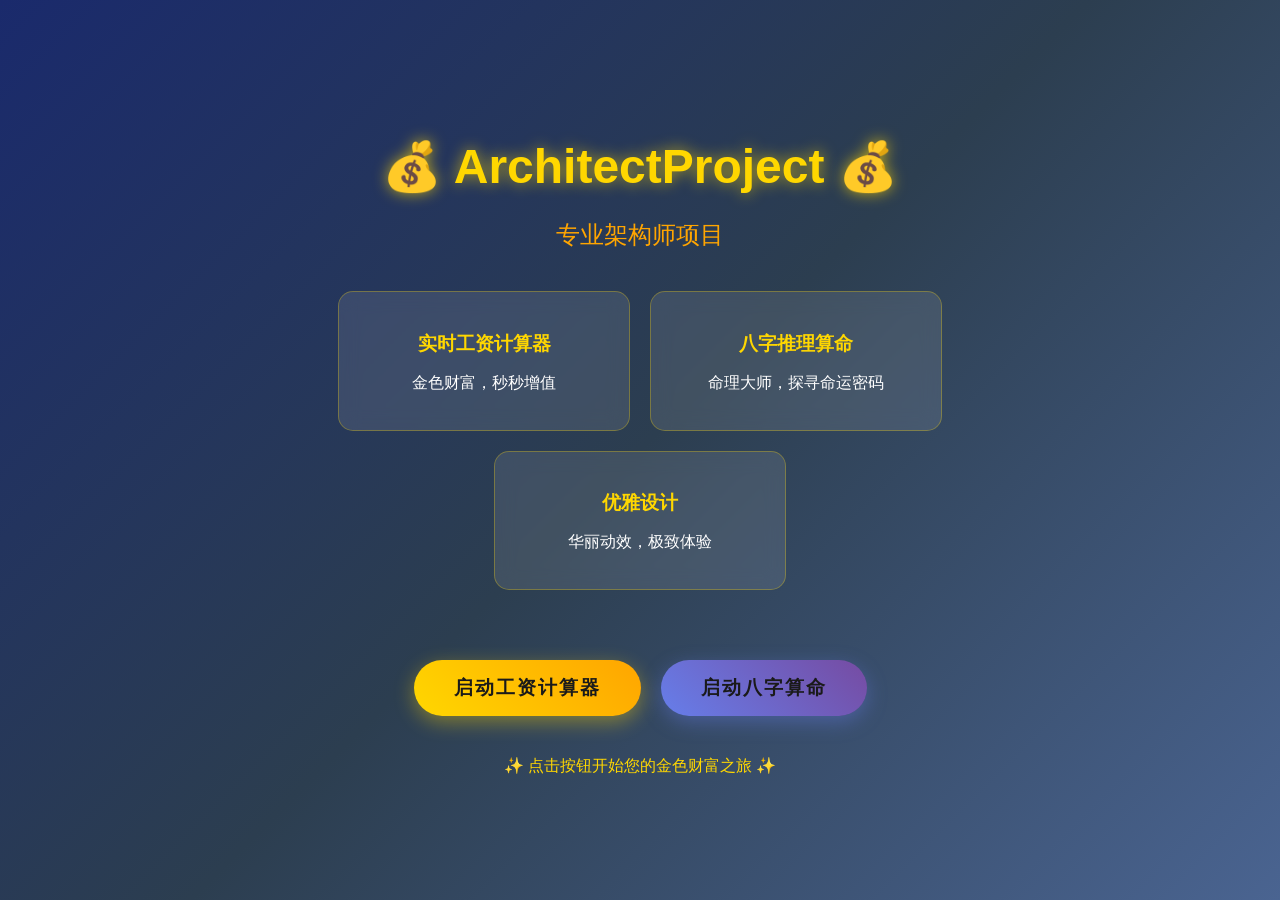
<file: src/main/resources/static/index.html>
<!DOCTYPE html>
<html lang="zh-CN">
<head>
    <meta charset="UTF-8">
    <meta name="viewport" content="width=device-width, initial-scale=1.0">
    <title>ArchitectProject - 主页</title>
    <style>
        body {
            font-family: 'Segoe UI', Tahoma, Geneva, Verdana, sans-serif;
            background: linear-gradient(135deg, #1a2a6c, #2c3e50, #4a6491);
            margin: 0;
            padding: 0;
            min-height: 100vh;
            display: flex;
            flex-direction: column;
            align-items: center;
            justify-content: center;
            color: white;
            text-align: center;
        }
        
        .container {
            max-width: 800px;
            padding: 20px;
        }
        
        h1 {
            font-size: 3rem;
            margin-bottom: 20px;
            color: #FFD700;
            text-shadow: 0 0 15px rgba(255, 215, 0, 0.7);
        }
        
        .subtitle {
            font-size: 1.5rem;
            margin-bottom: 40px;
            color: #FFA500;
        }
        
        .features {
            display: flex;
            flex-wrap: wrap;
            justify-content: center;
            gap: 20px;
            margin: 40px 0;
        }
        
        .feature {
            background: rgba(255, 255, 255, 0.1);
            backdrop-filter: blur(10px);
            border-radius: 15px;
            padding: 20px;
            width: 250px;
            border: 1px solid rgba(255, 215, 0, 0.3);
        }
        
        .feature h3 {
            color: #FFD700;
            margin-bottom: 10px;
        }
        
        .btn {
            background: linear-gradient(45deg, #FFD700, #FFA500);
            color: #1a1a1a;
            border: none;
            padding: 15px 40px;
            font-size: 1.2rem;
            font-weight: bold;
            border-radius: 50px;
            cursor: pointer;
            margin-top: 30px;
            transition: all 0.3s ease;
            text-transform: uppercase;
            letter-spacing: 2px;
            box-shadow: 0 6px 20px rgba(255, 215, 0, 0.4);
        }
        
        .btn:hover {
            transform: translateY(-3px);
            box-shadow: 0 10px 30px rgba(255, 215, 0, 0.6);
        }

        .btn-secondary {
            background: linear-gradient(45deg, #667eea, #764ba2);
            box-shadow: 0 6px 20px rgba(102, 126, 234, 0.4);
        }

        .btn-secondary:hover {
            box-shadow: 0 10px 30px rgba(102, 126, 234, 0.6);
        }

        .button-group {
            display: flex;
            gap: 20px;
            justify-content: center;
            flex-wrap: wrap;
        }

        .footer {
            margin-top: 40px;
            font-size: 1rem;
            color: #FFD700;
        }
        
        @media (max-width: 768px) {
            h1 { font-size: 2rem; }
            .subtitle { font-size: 1.2rem; }
        }
    </style>
</head>
<body>
    <div class="container">
        <h1>💰 ArchitectProject 💰</h1>
        <p class="subtitle">专业架构师项目</p>
        
        <div class="features">
            <div class="feature">
                <h3>实时工资计算器</h3>
                <p>金色财富，秒秒增值</p>
            </div>
            <div class="feature">
                <h3>八字推理算命</h3>
                <p>命理大师，探寻命运密码</p>
            </div>
            <div class="feature">
                <h3>优雅设计</h3>
                <p>华丽动效，极致体验</p>
            </div>
        </div>
        
        <div class="button-group">
            <button onclick="window.location.href='/salary-calculator/index.html'" class="btn">启动工资计算器</button>
            <button onclick="window.location.href='/fortune-app/index.html'" class="btn btn-secondary">启动八字算命</button>
        </div>
        
        <p class="footer">✨ 点击按钮开始您的金色财富之旅 ✨</p>
    </div>
</body>
</html>
</file>
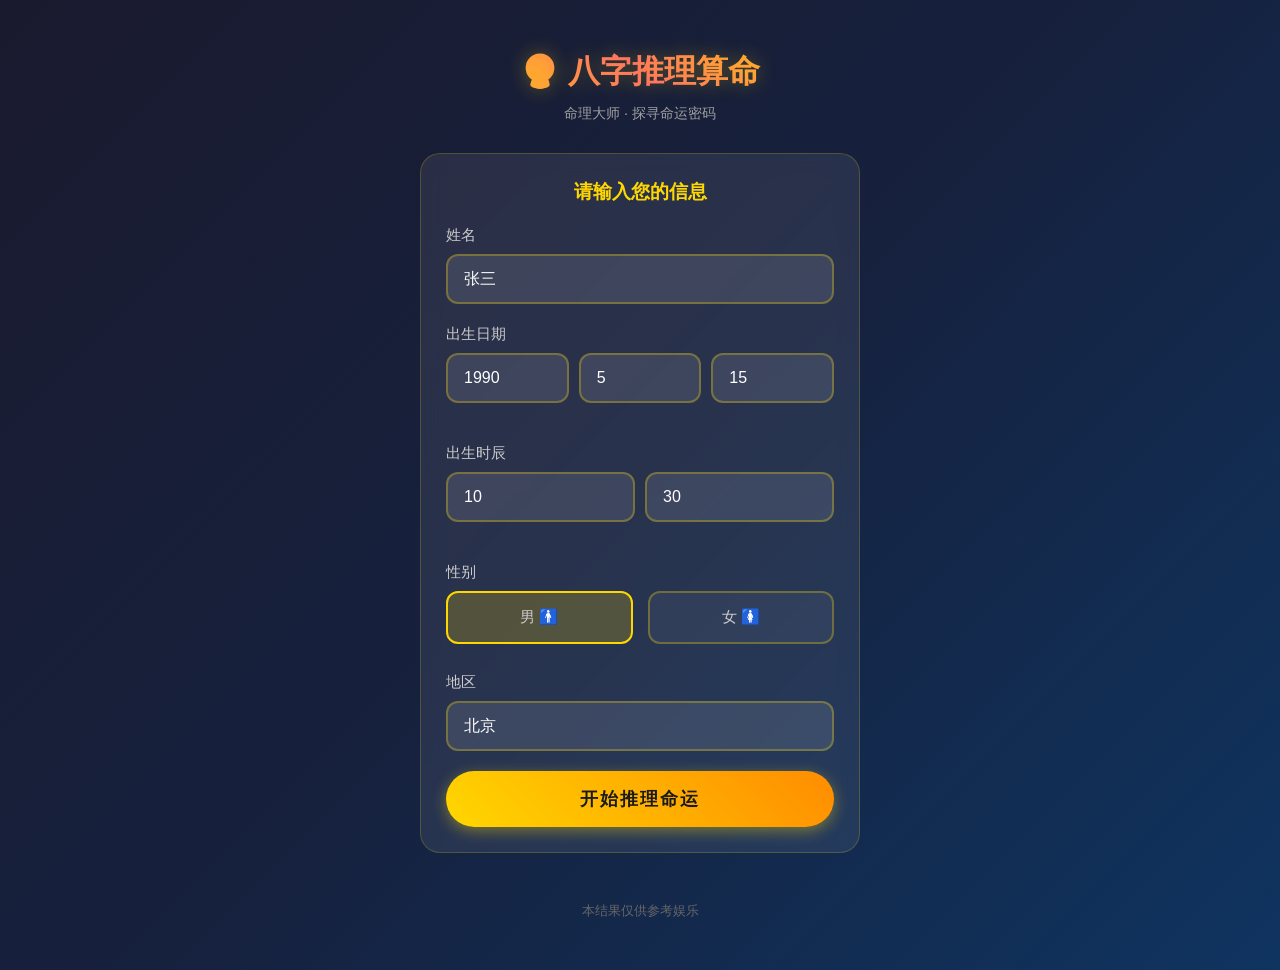
<file: src/main/resources/static/fortune-app/index.html>
<!DOCTYPE html>
<html lang="zh-CN">
<head>
    <meta charset="UTF-8">
    <meta name="viewport" content="width=device-width, initial-scale=1.0, maximum-scale=1.0, user-scalable=no">
    <title>八字推理算命 - 命理大师</title>
    <style>
        * {
            margin: 0;
            padding: 0;
            box-sizing: border-box;
        }

        body {
            font-family: -apple-system, BlinkMacSystemFont, 'Segoe UI', Roboto, 'Helvetica Neue', Arial, sans-serif;
            background: linear-gradient(135deg, #1a1a2e 0%, #16213e 50%, #0f3460 100%);
            min-height: 100vh;
            color: #fff;
        }

        .container {
            max-width: 480px;
            margin: 0 auto;
            padding: 20px;
        }

        header {
            text-align: center;
            padding: 30px 0;
        }

        header h1 {
            font-size: 2rem;
            background: linear-gradient(45deg, #ffd700, #ff6b6b, #ffd700);
            -webkit-background-clip: text;
            background-clip: text;
            color: transparent;
            text-shadow: 0 0 20px rgba(255, 215, 0, 0.3);
            margin-bottom: 10px;
        }

        header .subtitle {
            color: #a0a0a0;
            font-size: 0.9rem;
        }

        .input-section {
            background: rgba(255, 255, 255, 0.08);
            backdrop-filter: blur(10px);
            border-radius: 20px;
            padding: 25px;
            margin-bottom: 20px;
            border: 1px solid rgba(255, 215, 0, 0.2);
        }

        .input-section h2 {
            font-size: 1.2rem;
            color: #ffd700;
            margin-bottom: 20px;
            text-align: center;
        }

        .form-group {
            margin-bottom: 20px;
        }

        .form-group label {
            display: block;
            margin-bottom: 8px;
            color: #ccc;
            font-size: 0.95rem;
        }

        .form-group input {
            width: 100%;
            padding: 14px 16px;
            border: 2px solid rgba(255, 215, 0, 0.3);
            border-radius: 12px;
            background: rgba(255, 255, 255, 0.1);
            color: #fff;
            font-size: 1rem;
            transition: all 0.3s ease;
        }

        .form-group input:focus {
            outline: none;
            border-color: #ffd700;
            box-shadow: 0 0 15px rgba(255, 215, 0, 0.3);
        }

        .form-row {
            display: flex;
            gap: 10px;
        }

        .form-row .form-group {
            flex: 1;
        }

        .gender-group {
            display: flex;
            gap: 15px;
        }

        .gender-option {
            flex: 1;
            padding: 14px;
            border: 2px solid rgba(255, 215, 0, 0.3);
            border-radius: 12px;
            background: rgba(255, 255, 255, 0.05);
            text-align: center;
            cursor: pointer;
            transition: all 0.3s ease;
        }

        .gender-option.selected {
            border-color: #ffd700;
            background: rgba(255, 215, 0, 0.2);
        }

        .gender-option input {
            display: none;
        }

        .btn-calculate {
            width: 100%;
            padding: 16px;
            background: linear-gradient(45deg, #ffd700, #ff8c00);
            color: #1a1a1a;
            border: none;
            border-radius: 50px;
            font-size: 1.1rem;
            font-weight: bold;
            cursor: pointer;
            transition: all 0.3s ease;
            text-transform: uppercase;
            letter-spacing: 2px;
            box-shadow: 0 4px 15px rgba(255, 215, 0, 0.4);
        }

        .btn-calculate:hover {
            transform: translateY(-2px);
            box-shadow: 0 6px 20px rgba(255, 215, 0, 0.6);
        }

        .btn-calculate:active {
            transform: translateY(0);
        }

        .btn-calculate:disabled {
            opacity: 0.6;
            cursor: not-allowed;
        }

        .result-section {
            display: none;
            background: rgba(255, 255, 255, 0.08);
            backdrop-filter: blur(10px);
            border-radius: 20px;
            padding: 25px;
            border: 1px solid rgba(255, 215, 0, 0.2);
        }

        .result-section.show {
            display: block;
            animation: fadeIn 0.5s ease;
        }

        @keyframes fadeIn {
            from { opacity: 0; transform: translateY(20px); }
            to { opacity: 1; transform: translateY(0); }
        }

        .result-header {
            text-align: center;
            margin-bottom: 25px;
        }

        .result-header h2 {
            color: #ffd700;
            font-size: 1.3rem;
            margin-bottom: 10px;
        }

        .basic-info {
            display: grid;
            grid-template-columns: repeat(2, 1fr);
            gap: 10px;
            margin-bottom: 20px;
            padding: 15px;
            background: rgba(255, 215, 0, 0.1);
            border-radius: 12px;
        }

        .basic-info-item {
            text-align: center;
        }

        .basic-info-item .label {
            font-size: 0.8rem;
            color: #a0a0a0;
        }

        .basic-info-item .value {
            font-size: 1rem;
            color: #ffd700;
            font-weight: bold;
        }

        .bazi-grid {
            display: grid;
            grid-template-columns: repeat(4, 1fr);
            gap: 8px;
            margin-bottom: 20px;
        }

        .bazi-pillar {
            background: rgba(255, 255, 255, 0.05);
            border-radius: 10px;
            padding: 12px 8px;
            text-align: center;
            border: 1px solid rgba(255, 215, 0, 0.2);
        }

        .bazi-pillar .title {
            font-size: 0.75rem;
            color: #888;
            margin-bottom: 5px;
        }

        .bazi-pillar .gan {
            font-size: 1.1rem;
            color: #ffd700;
            font-weight: bold;
            margin-bottom: 3px;
        }

        .bazi-pillar .zhi {
            font-size: 1.1rem;
            color: #ff6b6b;
            font-weight: bold;
        }

        .detail-section {
            margin-bottom: 20px;
        }

        .detail-section h3 {
            color: #ffd700;
            font-size: 1rem;
            margin-bottom: 12px;
            padding-bottom: 8px;
            border-bottom: 1px solid rgba(255, 215, 0, 0.2);
        }

        .detail-row {
            display: flex;
            justify-content: space-between;
            padding: 8px 0;
            border-bottom: 1px solid rgba(255, 255, 255, 0.05);
        }

        .detail-row:last-child {
            border-bottom: none;
        }

        .detail-row .label {
            color: #a0a0a0;
            font-size: 0.9rem;
        }

        .detail-row .value {
            color: #fff;
            font-size: 0.9rem;
            text-align: right;
        }

        .wuxing-display {
            display: flex;
            justify-content: space-around;
            margin-bottom: 20px;
        }

        .wuxing-item {
            text-align: center;
        }

        .wuxing-item .icon {
            font-size: 1.5rem;
            margin-bottom: 5px;
        }

        .wuxing-item .name {
            font-size: 0.8rem;
            color: #888;
        }

        .wuxing-item .value {
            font-size: 1rem;
            color: #ffd700;
            font-weight: bold;
        }

        .loading {
            display: none;
            text-align: center;
            padding: 30px;
        }

        .loading.show {
            display: block;
        }

        .loading .spinner {
            width: 40px;
            height: 40px;
            border: 3px solid rgba(255, 215, 0, 0.3);
            border-top-color: #ffd700;
            border-radius: 50%;
            animation: spin 1s linear infinite;
            margin: 0 auto 15px;
        }

        @keyframes spin {
            to { transform: rotate(360deg); }
        }

        .error-msg {
            display: none;
            background: rgba(255, 100, 100, 0.2);
            border: 1px solid rgba(255, 100, 100, 0.5);
            border-radius: 12px;
            padding: 15px;
            text-align: center;
            color: #ff6b6b;
            margin-bottom: 20px;
        }

        .error-msg.show {
            display: block;
        }

        footer {
            text-align: center;
            padding: 30px 0;
            color: #666;
            font-size: 0.8rem;
        }

        .back-btn {
            display: inline-block;
            padding: 12px 30px;
            background: rgba(255, 215, 0, 0.1);
            border: 1px solid rgba(255, 215, 0, 0.5);
            border-radius: 50px;
            color: #ffd700;
            text-decoration: none;
            margin-top: 20px;
            cursor: pointer;
        }
    </style>
</head>
<body>
    <div class="container">
        <header>
            <h1>🔮 八字推理算命</h1>
            <p class="subtitle">命理大师 · 探寻命运密码</p>
        </header>

        <div class="input-section">
            <h2>请输入您的信息</h2>

            <div class="form-group">
                <label>姓名</label>
                <input type="text" id="name" placeholder="请输入您的姓名" value="张三">
            </div>

            <div class="form-group">
                <label>出生日期</label>
                <div class="form-row">
                    <div class="form-group">
                        <input type="number" id="year" placeholder="年" min="1900" max="2099" value="1990">
                    </div>
                    <div class="form-group">
                        <input type="number" id="month" placeholder="月" min="1" max="12" value="5">
                    </div>
                    <div class="form-group">
                        <input type="number" id="day" placeholder="日" min="1" max="31" value="15">
                    </div>
                </div>
            </div>

            <div class="form-group">
                <label>出生时辰</label>
                <div class="form-row">
                    <div class="form-group">
                        <input type="number" id="hour" placeholder="时" min="0" max="23" value="10">
                    </div>
                    <div class="form-group">
                        <input type="number" id="minute" placeholder="分" min="0" max="59" value="30">
                    </div>
                </div>
            </div>

            <div class="form-group">
                <label>性别</label>
                <div class="gender-group">
                    <label class="gender-option selected">
                        <input type="radio" name="gender" value="1" checked>
                        <span>男 🚹</span>
                    </label>
                    <label class="gender-option">
                        <input type="radio" name="gender" value="0">
                        <span>女 🚺</span>
                    </label>
                </div>
            </div>

            <div class="form-group">
                <label>地区</label>
                <input type="text" id="region" placeholder="请输入您所在的地区" value="北京">
            </div>

            <button class="btn-calculate" id="calculateBtn">开始推理命运</button>
        </div>

        <div class="error-msg" id="errorMsg"></div>

        <div class="loading" id="loading">
            <div class="spinner"></div>
            <p>命理大师正在推算中...</p>
        </div>

        <div class="result-section" id="resultSection">
            <div class="result-header">
                <h2 id="resultName">张三 的命理报告</h2>
                <p class="subtitle" id="resultTime"></p>
            </div>

            <div class="basic-info" id="basicInfo"></div>

            <h3 style="color:#ffd700;margin-bottom:15px;text-align:center;">四柱排盘</h3>
            <div class="bazi-grid" id="baziGrid"></div>

            <div class="detail-section">
                <h3>五行分布</h3>
                <div class="wuxing-display" id="wuxingDisplay"></div>
                <div id="wuxingDetail"></div>
            </div>

            <div class="detail-section">
                <h3>十神配置</h3>
                <div id="shishenDetail"></div>
            </div>

            <div class="detail-section">
                <h3>命理参考</h3>
                <div id="mingliReference"></div>
            </div>

            <div class="detail-section">
                <h3>姓名五格分析</h3>
                <div id="nameAnalysis"></div>
            </div>

            <div style="text-align:center;">
                <a class="back-btn" onclick="window.history.back()">重新测算</a>
            </div>
        </div>

        <footer>
            <p>本结果仅供参考娱乐</p>
        </footer>
    </div>

    <script>
        document.querySelectorAll('.gender-option').forEach(option => {
            option.addEventListener('click', function() {
                document.querySelectorAll('.gender-option').forEach(opt => opt.classList.remove('selected'));
                this.classList.add('selected');
            });
        });

        document.getElementById('calculateBtn').addEventListener('click', calculateFortune);

        async function calculateFortune() {
            const name = document.getElementById('name').value.trim();
            const year = parseInt(document.getElementById('year').value);
            const month = parseInt(document.getElementById('month').value);
            const day = parseInt(document.getElementById('day').value);
            const hour = parseInt(document.getElementById('hour').value);
            const minute = parseInt(document.getElementById('minute').value);
            const gender = parseInt(document.querySelector('input[name="gender"]:checked').value);
            const region = document.getElementById('region').value.trim();

            if (!name) {
                showError('请输入姓名');
                return;
            }

            hideError();
            showLoading(true);
            document.getElementById('resultSection').classList.remove('show');

            try {
                const response = await fetch('/api/fortune/calculate', {
                    method: 'POST',
                    headers: {
                        'Content-Type': 'application/json'
                    },
                    body: JSON.stringify({
                        name: name,
                        year: year,
                        month: month,
                        day: day,
                        hour: hour,
                        minute: minute,
                        gender: gender,
                        region: region
                    })
                });

                const data = await response.json();

                if (data.success) {
                    displayResult(data);
                } else {
                    showError(data.message || '计算失败，请稍后重试');
                }
            } catch (error) {
                console.error('Error:', error);
                showError('网络错误，请检查服务器是否启动');
            } finally {
                showLoading(false);
            }
        }

        function displayResult(data) {
            document.getElementById('resultName').textContent = name + ' 的命理报告';
            document.getElementById('resultTime').textContent = '测算时间: ' + new Date().toLocaleString();

            const basicInfo = data['命主信息'];
            const basicHtml = `
                <div class="basic-info-item">
                    <div class="label">公历生日</div>
                    <div class="value">${basicInfo['公历生日'].split(' ')[0]}</div>
                </div>
                <div class="basic-info-item">
                    <div class="label">农历生日</div>
                    <div class="value">${basicInfo['农历生日'].split(' ')[0]}</div>
                </div>
                <div class="basic-info-item">
                    <div class="label">生肖</div>
                    <div class="value">${basicInfo['生肖']}</div>
                </div>
                <div class="basic-info-item">
                    <div class="label">星座</div>
                    <div class="value">${basicInfo['星座']}</div>
                </div>
            `;
            document.getElementById('basicInfo').innerHTML = basicHtml;

            const bazi = data['八字排盘'];
            const baziGridHtml = `
                <div class="bazi-pillar">
                    <div class="title">年柱</div>
                    <div class="gan">${bazi['年柱'].substring(0,1)}</div>
                    <div class="zhi">${bazi['年柱'].substring(1)}</div>
                </div>
                <div class="bazi-pillar">
                    <div class="title">月柱</div>
                    <div class="gan">${bazi['月柱'].substring(0,1)}</div>
                    <div class="zhi">${bazi['月柱'].substring(1)}</div>
                </div>
                <div class="bazi-pillar">
                    <div class="title">日柱</div>
                    <div class="gan">${bazi['日柱'].substring(0,1)}</div>
                    <div class="zhi">${bazi['日柱'].substring(1)}</div>
                </div>
                <div class="bazi-pillar">
                    <div class="title">时柱</div>
                    <div class="gan">${bazi['时柱'].substring(0,1)}</div>
                    <div class="zhi">${bazi['时柱'].substring(1)}</div>
                </div>
            `;
            document.getElementById('baziGrid').innerHTML = baziGridHtml;

            const wuxing = data['五行分布'];
            const wuxingDisplay = document.getElementById('wuxingDisplay');
            wuxingDisplay.innerHTML = `
                <div class="wuxing-item">
                    <div class="icon">🌲</div>
                    <div class="value">${wuxing['年柱五行']}</div>
                    <div class="name">年</div>
                </div>
                <div class="wuxing-item">
                    <div class="icon">🔥</div>
                    <div class="value">${wuxing['月柱五行']}</div>
                    <div class="name">月</div>
                </div>
                <div class="wuxing-item">
                    <div class="icon">☀️</div>
                    <div class="value">${wuxing['日柱五行']}</div>
                    <div class="name">日</div>
                </div>
                <div class="wuxing-item">
                    <div class="icon">💧</div>
                    <div class="value">${wuxing['时柱五行']}</div>
                    <div class="name">时</div>
                </div>
            `;

            const wuxingDetail = document.getElementById('wuxingDetail');
            wuxingDetail.innerHTML = `
                <div class="detail-row">
                    <span class="label">年柱纳音</span>
                    <span class="value">${data['完整四柱排盘'][0]['纳音']}</span>
                </div>
                <div class="detail-row">
                    <span class="label">月柱纳音</span>
                    <span class="value">${data['完整四柱排盘'][1]['纳音']}</span>
                </div>
                <div class="detail-row">
                    <span class="label">日柱纳音</span>
                    <span class="value">${data['完整四柱排盘'][2]['纳音']}</span>
                </div>
                <div class="detail-row">
                    <span class="label">时柱纳音</span>
                    <span class="value">${data['完整四柱排盘'][3]['纳音']}</span>
                </div>
            `;

            const shishen = data['八字十神'];
            const shishenDetail = document.getElementById('shishenDetail');
            shishenDetail.innerHTML = `
                <div class="detail-row">
                    <span class="label">年干十神</span>
                    <span class="value">${shishen['年干十神']}</span>
                </div>
                <div class="detail-row">
                    <span class="label">月干十神</span>
                    <span class="value">${shishen['月干十神']}</span>
                </div>
                <div class="detail-row">
                    <span class="label">日支十神</span>
                    <span class="value">${shishen['日支十神']}</span>
                </div>
                <div class="detail-row">
                    <span class="label">时干十神</span>
                    <span class="value">${shishen['时干十神']}</span>
                </div>
            `;

            const mingli = data['命理参考'];
            const mingliReference = document.getElementById('mingliReference');
            mingliReference.innerHTML = `
                <div class="detail-row">
                    <span class="label">日主</span>
                    <span class="value">${mingli['日主(命主五行)']}</span>
                </div>
                <div class="detail-row">
                    <span class="label">日柱纳音</span>
                    <span class="value">${mingli['日柱纳音']}</span>
                </div>
                <div class="detail-row">
                    <span class="label">当前流年</span>
                    <span class="value">${data['当前流年干支']}</span>
                </div>
            `;

            const nameData = data['姓名五格分析'];
            const nameAnalysis = document.getElementById('nameAnalysis');
            nameAnalysis.innerHTML = `
                <div class="detail-row">
                    <span class="label">天格(祖运)</span>
                    <span class="value">${nameData['天格(祖运)']}</span>
                </div>
                <div class="detail-row">
                    <span class="label">人格(主运)</span>
                    <span class="value">${nameData['人格(主运/性格核心)']}</span>
                </div>
                <div class="detail-row">
                    <span class="label">地格(前运)</span>
                    <span class="value">${nameData['地格(前运/配偶子女)']}</span>
                </div>
                <div class="detail-row">
                    <span class="label">外格(副运)</span>
                    <span class="value">${nameData['外格(副运/社交)']}</span>
                </div>
                <div class="detail-row">
                    <span class="label">总格(后运)</span>
                    <span class="value">${nameData['总格(后运/晚年)']}</span>
                </div>
                <div class="detail-row">
                    <span class="label">性格推断</span>
                    <span class="value">${nameData['核心人格吉凶推断']}</span>
                </div>
            `;

            document.getElementById('resultSection').classList.add('show');
        }

        function showLoading(show) {
            document.getElementById('loading').classList.toggle('show', show);
            document.getElementById('calculateBtn').disabled = show;
        }

        function showError(msg) {
            const errorEl = document.getElementById('errorMsg');
            errorEl.textContent = msg;
            errorEl.classList.add('show');
        }

        function hideError() {
            document.getElementById('errorMsg').classList.remove('show');
        }
    </script>
</body>
</html>
</file>
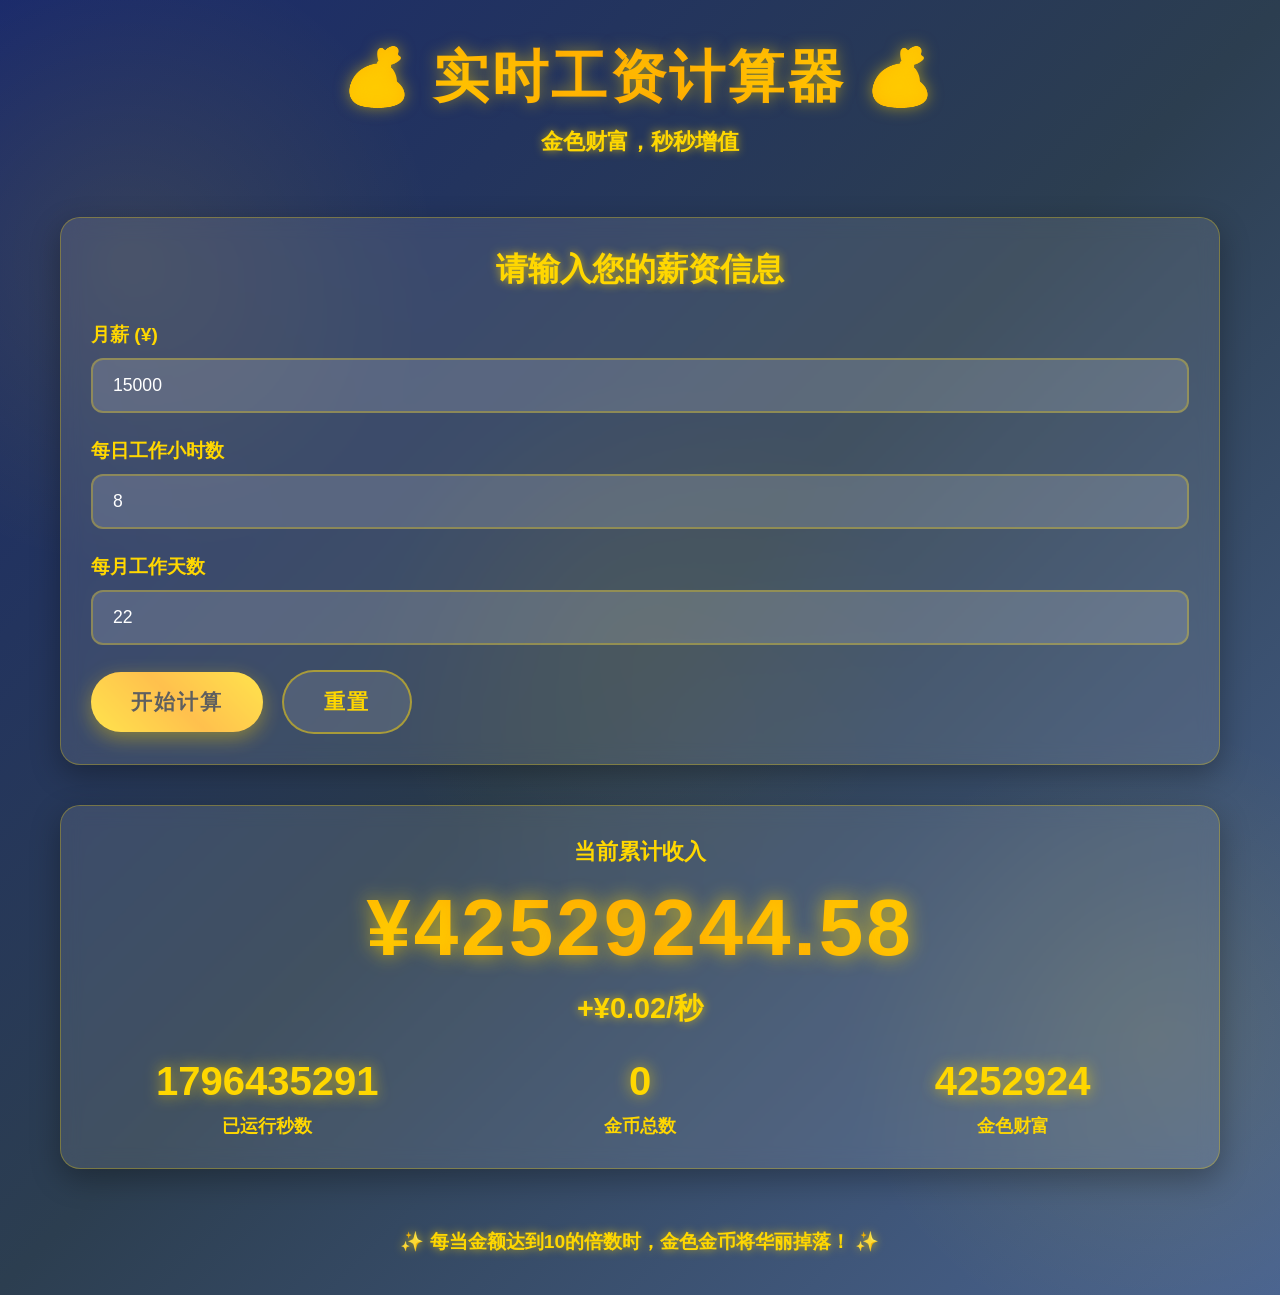
<file: src/main/resources/static/salary-calculator/index.html>
<!DOCTYPE html>
<html lang="zh-CN">
<head>
    <meta charset="UTF-8">
    <meta name="viewport" content="width=device-width, initial-scale=1.0">
    <title>实时工资计算器 - 金色财富</title>
    <link rel="stylesheet" href="style.css">
</head>
<body>
    <div class="container">
        <header>
            <h1>💰 实时工资计算器 💰</h1>
            <p class="subtitle">金色财富，秒秒增值</p>
        </header>
        
        <div class="input-section">
            <h2>请输入您的薪资信息</h2>
            
            <div class="form-group">
                <label for="monthlySalary">月薪 (¥)</label>
                <input type="number" id="monthlySalary" placeholder="例如：15000" value="15000">
            </div>
            
            <div class="form-group">
                <label for="workHours">每日工作小时数</label>
                <input type="number" id="workHours" placeholder="例如：8" value="8">
            </div>
            
            <div class="form-group">
                <label for="workDays">每月工作天数</label>
                <input type="number" id="workDays" placeholder="例如：22" value="22">
            </div>
            
            <button id="startBtn" class="golden-btn">开始计算</button>
            <button id="resetBtn" class="reset-btn">重置</button>
        </div>
        
        <div class="result-section">
            <div class="money-display">
                <div class="money-label">当前累计收入</div>
                <div class="money-value" id="moneyValue">¥0.00</div>
                <div class="money-per-second" id="perSecond">+¥0.00/秒</div>
            </div>
            
            <div class="stats">
                <div class="stat-item">
                    <div class="stat-value" id="totalSeconds">0</div>
                    <div class="stat-label">已运行秒数</div>
                </div>
                <div class="stat-item">
                    <div class="stat-value" id="coinCount">0</div>
                    <div class="stat-label">金币总数</div>
                </div>
                <div class="stat-item">
                    <div class="stat-value" id="goldEarned">0</div>
                    <div class="stat-label">金色财富</div>
                </div>
            </div>
        </div>
        
        <div class="coin-container" id="coinContainer"></div>
        
        <div class="footer">
            <p>✨ 每当金额达到10的倍数时，金色金币将华丽掉落！ ✨</p>
        </div>
    </div>
    
    <script src="script.js"></script>
</body>
</html>
</file>
<file: src/main/resources/static/salary-calculator/style.css>
/* Golden Theme CSS */
* {
    margin: 0;
    padding: 0;
    box-sizing: border-box;
}

body {
    font-family: 'Segoe UI', Tahoma, Geneva, Verdana, sans-serif;
    background: linear-gradient(135deg, #1a2a6c, #2c3e50, #4a6491);
    color: #fff;
    min-height: 100vh;
    overflow-x: hidden;
    position: relative;
}

/* Animated background elements */
body::before {
    content: '';
    position: absolute;
    top: 0;
    left: 0;
    width: 100%;
    height: 100%;
    background: 
        radial-gradient(circle at 10% 20%, rgba(255, 215, 0, 0.1) 0%, transparent 20%),
        radial-gradient(circle at 90% 80%, rgba(255, 215, 0, 0.1) 0%, transparent 20%),
        radial-gradient(circle at 50% 50%, rgba(255, 215, 0, 0.05) 0%, transparent 30%);
    z-index: -1;
}

.container {
    max-width: 1200px;
    margin: 0 auto;
    padding: 20px;
    position: relative;
}

header {
    text-align: center;
    margin-bottom: 40px;
    padding: 20px;
    animation: float 6s ease-in-out infinite;
}

header h1 {
    font-size: 3.5rem;
    margin-bottom: 10px;
    background: linear-gradient(45deg, #FFD700, #FFA500, #FFD700);
    -webkit-background-clip: text;
    background-clip: text;
    color: transparent;
    text-shadow: 0 0 15px rgba(255, 215, 0, 0.5);
    letter-spacing: 3px;
}

.subtitle {
    font-size: 1.4rem;
    color: #FFD700;
    font-weight: bold;
    text-shadow: 0 0 10px rgba(255, 215, 0, 0.7);
}

.input-section {
    background: rgba(255, 255, 255, 0.1);
    backdrop-filter: blur(10px);
    border-radius: 20px;
    padding: 30px;
    margin-bottom: 40px;
    border: 1px solid rgba(255, 215, 0, 0.3);
    box-shadow: 0 10px 30px rgba(0, 0, 0, 0.3);
    border-radius: 20px;
}

.input-section h2 {
    text-align: center;
    margin-bottom: 30px;
    color: #FFD700;
    font-size: 2rem;
    text-shadow: 0 0 10px rgba(255, 215, 0, 0.7);
}

.form-group {
    margin-bottom: 25px;
}

.form-group label {
    display: block;
    margin-bottom: 10px;
    font-size: 1.2rem;
    color: #FFD700;
    font-weight: bold;
}

.form-group input {
    width: 100%;
    padding: 15px 20px;
    border: none;
    border-radius: 12px;
    background: rgba(255, 255, 255, 0.15);
    color: white;
    font-size: 1.1rem;
    border: 2px solid rgba(255, 215, 0, 0.3);
    transition: all 0.3s ease;
}

.form-group input:focus {
    outline: none;
    border-color: #FFD700;
    background: rgba(255, 255, 255, 0.25);
    box-shadow: 0 0 15px rgba(255, 215, 0, 0.5);
}

.golden-btn {
    background: linear-gradient(45deg, #FFD700, #FFA500, #FFD700);
    color: #1a1a1a;
    border: none;
    padding: 16px 40px;
    font-size: 1.3rem;
    font-weight: bold;
    border-radius: 50px;
    cursor: pointer;
    margin-right: 15px;
    transition: all 0.4s ease;
    text-transform: uppercase;
    letter-spacing: 2px;
    box-shadow: 0 6px 20px rgba(255, 215, 0, 0.4);
    position: relative;
    overflow: hidden;
}

.golden-btn:hover {
    transform: translateY(-3px);
    box-shadow: 0 10px 30px rgba(255, 215, 0, 0.6);
}

.golden-btn:active {
    transform: translateY(1px);
}

.golden-btn::after {
    content: '';
    position: absolute;
    top: -50%;
    left: -50%;
    width: 200%;
    height: 200%;
    background: rgba(255, 255, 255, 0.3);
    transform: rotate(30deg);
    transition: all 0.6s ease;
}

.golden-btn:hover::after {
    transform: rotate(30deg) translate(20%, 20%);
}

.reset-btn {
    background: rgba(255, 255, 255, 0.1);
    color: #FFD700;
    border: 2px solid rgba(255, 215, 0, 0.5);
    padding: 16px 40px;
    font-size: 1.3rem;
    font-weight: bold;
    border-radius: 50px;
    cursor: pointer;
    transition: all 0.3s ease;
    text-transform: uppercase;
    letter-spacing: 2px;
}

.reset-btn:hover {
    background: rgba(255, 255, 255, 0.2);
    transform: scale(1.05);
}

.result-section {
    background: rgba(255, 255, 255, 0.1);
    backdrop-filter: blur(10px);
    border-radius: 20px;
    padding: 30px;
    margin-bottom: 40px;
    border: 1px solid rgba(255, 215, 0, 0.3);
    box-shadow: 0 10px 30px rgba(0, 0, 0, 0.3);
}

.money-display {
    text-align: center;
    margin-bottom: 30px;
}

.money-label {
    font-size: 1.4rem;
    color: #FFD700;
    margin-bottom: 15px;
    font-weight: bold;
}

.money-value {
    font-size: 5rem;
    font-weight: bold;
    background: linear-gradient(45deg, #FFD700, #FFA500, #FFD700);
    -webkit-background-clip: text;
    background-clip: text;
    color: transparent;
    text-shadow: 0 0 20px rgba(255, 215, 0, 0.7);
    margin-bottom: 15px;
    letter-spacing: 3px;
    animation: pulse 2s infinite;
}

.money-per-second {
    font-size: 1.8rem;
    color: #FFD700;
    font-weight: bold;
    text-shadow: 0 0 10px rgba(255, 215, 0, 0.7);
}

.stats {
    display: flex;
    justify-content: space-around;
    flex-wrap: wrap;
    gap: 20px;
}

.stat-item {
    text-align: center;
    flex: 1;
    min-width: 150px;
}

.stat-value {
    font-size: 2.5rem;
    font-weight: bold;
    color: #FFD700;
    text-shadow: 0 0 15px rgba(255, 215, 0, 0.7);
    margin-bottom: 10px;
}

.stat-label {
    font-size: 1.1rem;
    color: #FFD700;
    font-weight: bold;
}

.coin-container {
    position: fixed;
    top: 0;
    left: 0;
    width: 100%;
    height: 100%;
    pointer-events: none;
    z-index: 1000;
}

.coin {
    position: absolute;
    width: 60px;
    height: 60px;
    background: radial-gradient(circle at 30% 30%, #FFD700, #FFA500);
    border-radius: 50%;
    box-shadow: 0 0 20px rgba(255, 215, 0, 0.8), 0 0 40px rgba(255, 215, 0, 0.6);
    pointer-events: none;
    animation: fall linear forwards;
    z-index: 1001;
}

.coin::before {
    content: '💰';
    position: absolute;
    top: 50%;
    left: 50%;
    transform: translate(-50%, -50%);
    font-size: 24px;
    animation: spin 3s infinite linear;
}

.footer {
    text-align: center;
    padding: 20px;
    font-size: 1.2rem;
    color: #FFD700;
    font-weight: bold;
    text-shadow: 0 0 10px rgba(255, 215, 0, 0.7);
}

/* Animations */
@keyframes float {
    0% { transform: translateY(0px); }
    50% { transform: translateY(-15px); }
    100% { transform: translateY(0px); }
}

@keyframes pulse {
    0% { transform: scale(1); }
    50% { transform: scale(1.02); }
    100% { transform: scale(1); }
}

@keyframes fall {
    0% { 
        transform: translateY(-100px) rotate(0deg);
        opacity: 1;
    }
    100% { 
        transform: translateY(calc(100vh + 100px)) rotate(720deg);
        opacity: 0;
    }
}

@keyframes spin {
    from { transform: translate(-50%, -50%) rotate(0deg); }
    to { transform: translate(-50%, -50%) rotate(360deg); }
}

/* Responsive design */
@media (max-width: 768px) {
    header h1 {
        font-size: 2.5rem;
    }
    
    .subtitle {
        font-size: 1.1rem;
    }
    
    .money-value {
        font-size: 3.5rem;
    }
    
    .stat-value {
        font-size: 2rem;
    }
    
    .input-section, .result-section {
        padding: 20px;
    }
}

@media (max-width: 480px) {
    header h1 {
        font-size: 2rem;
    }
    
    .money-value {
        font-size: 2.5rem;
    }
    
    .golden-btn, .reset-btn {
        padding: 12px 25px;
        font-size: 1.1rem;
    }
}

/* Loading spinner */
.loading {
    display: inline-block;
    width: 20px;
    height: 20px;
    border: 3px solid rgba(255, 215, 0, 0.3);
    border-radius: 50%;
    border-top-color: #FFD700;
    animation: spin 1s ease-in-out infinite;
}

@keyframes spin {
    to { transform: rotate(360deg); }
}
</file>
